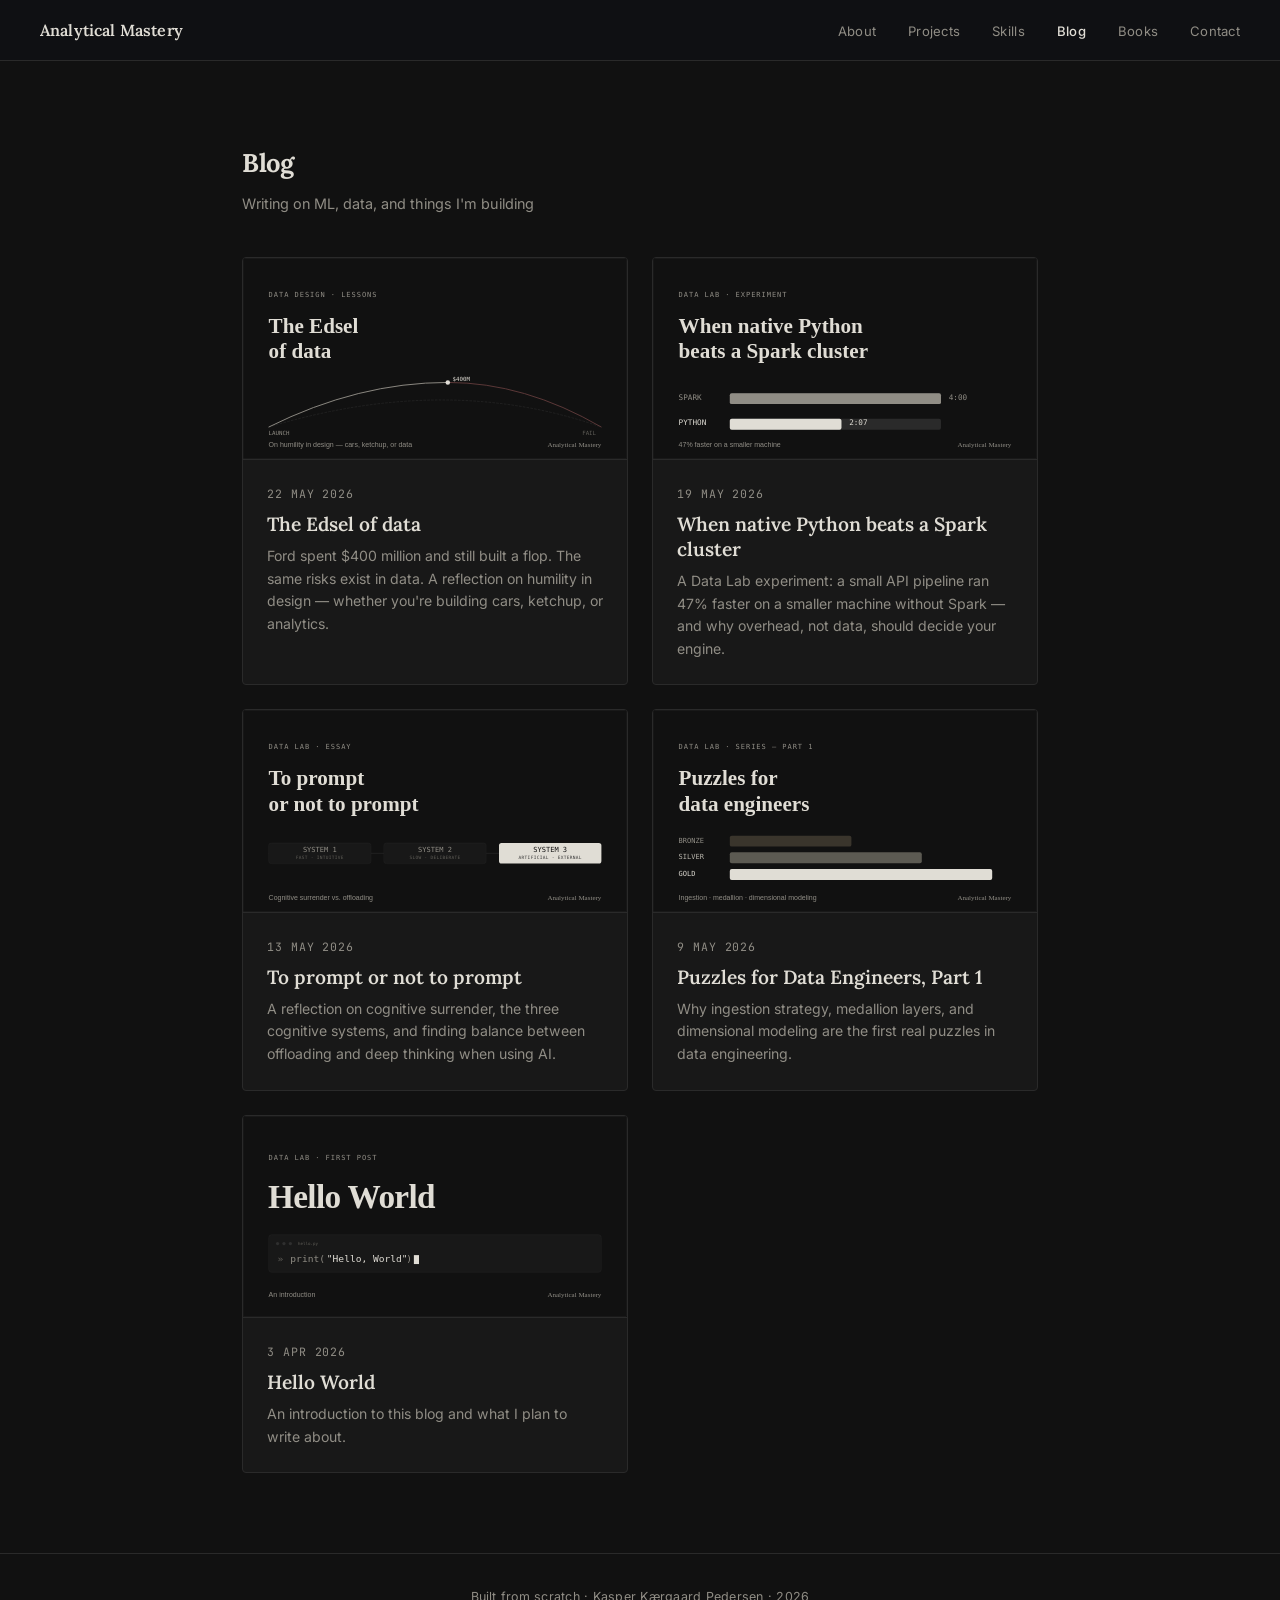
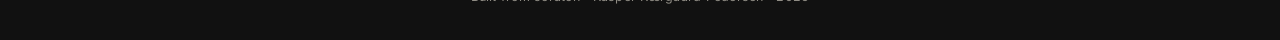
<file: blog/index.html>
<!DOCTYPE html>
<html lang="en">
<head>
  <meta charset="UTF-8" />
  <meta name="viewport" content="width=device-width, initial-scale=1.0" />
  <title>Blog &mdash; Kasper Kærgaard Pedersen</title>
  <link rel="stylesheet" href="../style.css" />
  <link rel="preconnect" href="https://fonts.googleapis.com" />
  <link rel="preconnect" href="https://fonts.gstatic.com" crossorigin />
  <link href="https://fonts.googleapis.com/css2?family=Inter:wght@300;400;500;600;700&family=JetBrains+Mono:wght@400;500&family=Lora:ital,wght@0,400;0,500;0,600;0,700;1,400;1,500&display=swap" rel="stylesheet" />
</head>
<body>
  <nav>
    <a href="../index.html" class="nav-name">Analytical Mastery</a>
    <ul>
      <li><a href="../index.html#about">About</a></li>
      <li><a href="../index.html#projects">Projects</a></li>
      <li><a href="../index.html#skills">Skills</a></li>
      <li><a href="index.html" class="active">Blog</a></li>
      <li><a href="../books/index.html">Books</a></li>
      <li><a href="../index.html#contact">Contact</a></li>
    </ul>
  </nav>

  <section id="blog-list">
    <div class="container">
      <h2 class="section-title">Blog</h2>
      <p class="section-sub">Writing on ML, data, and things I'm building</p>
      <div id="posts-container">
        <p class="loading">Loading posts&hellip;</p>
      </div>
    </div>
  </section>

  <footer>
    <div class="container">
      <p>Built from scratch &middot; Kasper Kærgaard Pedersen &middot; 2026</p>
    </div>
  </footer>

  <script>
    async function loadPosts() {
      const container = document.getElementById('posts-container');
      try {
        const res = await fetch('posts/index.json');
        const posts = await res.json();

        if (posts.length === 0) {
          container.innerHTML = '<p class="loading">No posts yet.</p>';
          return;
        }

        // Sort newest first
        posts.sort((a, b) => new Date(b.date) - new Date(a.date));

        container.innerHTML = posts.map((post) => `
          <a href="post.html?slug=${post.slug}" class="post-card">
            ${post.thumbnail ? `<div class="post-card-thumb"><img src="posts/${post.thumbnail}" alt="" loading="lazy" /></div>` : ''}
            <div class="post-card-body">
              <time>${formatDate(post.date)}</time>
              <h3>${post.title}</h3>
              <p>${post.description}</p>
            </div>
          </a>
        `).join('');
      } catch (e) {
        container.innerHTML = '<p class="loading">Failed to load posts.</p>';
      }
    }

    function formatDate(str) {
      return new Date(str).toLocaleDateString('en-GB', {
        year: 'numeric', month: 'short', day: 'numeric'
      });
    }

    loadPosts();
  </script>
</body>
</html>
</file>
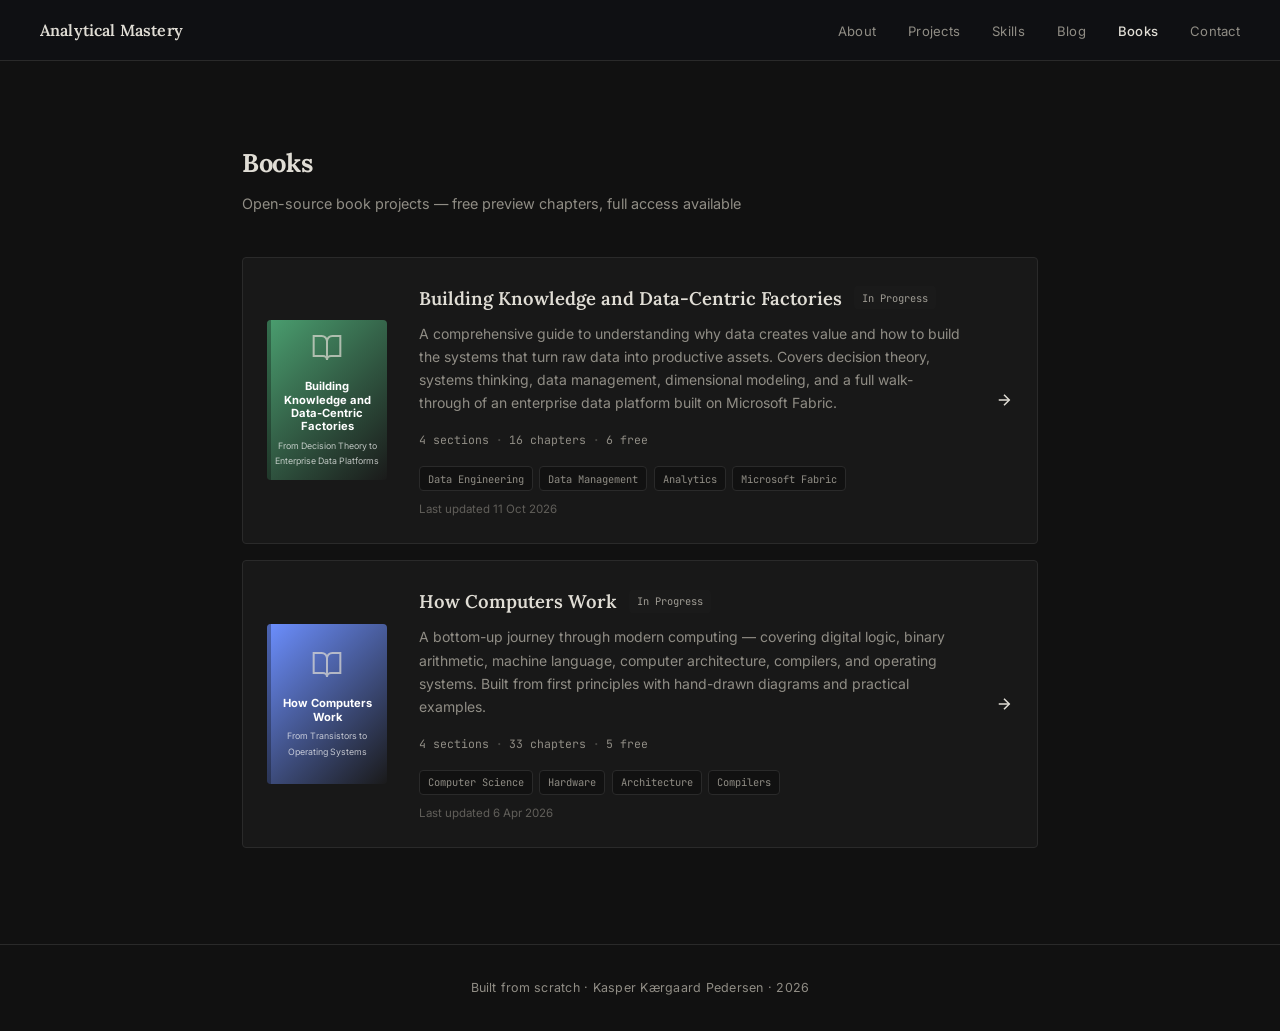
<file: books/index.html>
<!DOCTYPE html>
<html lang="en">
<head>
  <meta charset="UTF-8" />
  <meta name="viewport" content="width=device-width, initial-scale=1.0" />
  <title>Books &mdash; Kasper Kærgaard Pedersen</title>
  <link rel="stylesheet" href="../style.css" />
  <link rel="preconnect" href="https://fonts.googleapis.com" />
  <link rel="preconnect" href="https://fonts.gstatic.com" crossorigin />
  <link href="https://fonts.googleapis.com/css2?family=Inter:wght@300;400;500;600;700&family=JetBrains+Mono:wght@400;500&family=Lora:ital,wght@0,400;0,500;0,600;0,700;1,400;1,500&display=swap" rel="stylesheet" />
</head>
<body>
  <nav>
    <a href="../index.html" class="nav-name">Analytical Mastery</a>
    <ul>
      <li><a href="../index.html#about">About</a></li>
      <li><a href="../index.html#projects">Projects</a></li>
      <li><a href="../index.html#skills">Skills</a></li>
      <li><a href="../blog/index.html">Blog</a></li>
      <li><a href="index.html" class="active">Books</a></li>
      <li><a href="../index.html#contact">Contact</a></li>
    </ul>
  </nav>

  <section id="books-list">
    <div class="container">
      <h2 class="section-title">Books</h2>
      <p class="section-sub">Open-source book projects &mdash; free preview chapters, full access available</p>
      <div id="books-container">
        <p class="loading">Loading books&hellip;</p>
      </div>
    </div>
  </section>

  <footer>
    <div class="container">
      <p>Built from scratch &middot; Kasper Kærgaard Pedersen &middot; 2026</p>
    </div>
  </footer>

  <script>
    async function loadBooks() {
      const container = document.getElementById('books-container');
      try {
        const res = await fetch('books.json');
        const books = await res.json();

        if (books.length === 0) {
          container.innerHTML = '<p class="loading">No books yet.</p>';
          return;
        }

        container.innerHTML = books.map((book) => {
          const totalChapters = book.sections.reduce((sum, s) => sum + s.chapters.length, 0);
          const freeChapters = book.sections.reduce((sum, s) => sum + s.chapters.filter(c => c.free).length, 0);
          const sectionCount = book.sections.length;

          return `
            <a href="reader.html?book=${book.slug}" class="book-card">
              <div class="book-cover" style="--cover-accent: ${book.coverColor}">
                <div class="book-cover-inner">
                  <span class="book-cover-icon">
                    <svg width="32" height="32" viewBox="0 0 24 24" fill="none" stroke="currentColor" stroke-width="1.5">
                      <path d="M2 3h6a4 4 0 0 1 4 4v14a3 3 0 0 0-3-3H2z"/>
                      <path d="M22 3h-6a4 4 0 0 0-4 4v14a3 3 0 0 1 3-3h7z"/>
                    </svg>
                  </span>
                  <span class="book-cover-title">${book.title}</span>
                  <span class="book-cover-subtitle">${book.subtitle}</span>
                </div>
              </div>
              <div class="book-info">
                <div class="book-info-header">
                  <h3>${book.title}</h3>
                  <span class="book-status">${book.status}</span>
                </div>
                <p class="book-desc">${book.description}</p>
                <div class="book-meta-row">
                  <span class="book-meta-item">${sectionCount} sections</span>
                  <span class="book-meta-sep">&middot;</span>
                  <span class="book-meta-item">${totalChapters} chapters</span>
                  <span class="book-meta-sep">&middot;</span>
                  <span class="book-meta-item">${freeChapters} free</span>
                </div>
                <div class="book-tags">
                  ${book.tags.map(t => `<span>${t}</span>`).join('')}
                </div>
                <div class="book-updated">
                  Last updated ${new Date(book.lastUpdated).toLocaleDateString('en-GB', { year: 'numeric', month: 'short', day: 'numeric' })}
                </div>
              </div>
              <svg class="post-arrow" width="18" height="18" viewBox="0 0 24 24" fill="none" stroke="currentColor" stroke-width="2">
                <line x1="5" y1="12" x2="19" y2="12"/>
                <polyline points="12 5 19 12 12 19"/>
              </svg>
            </a>
          `;
        }).join('');

      } catch (e) {
        container.innerHTML = '<p class="loading">Failed to load books.</p>';
      }
    }

    loadBooks();
  </script>
</body>
</html>
</file>
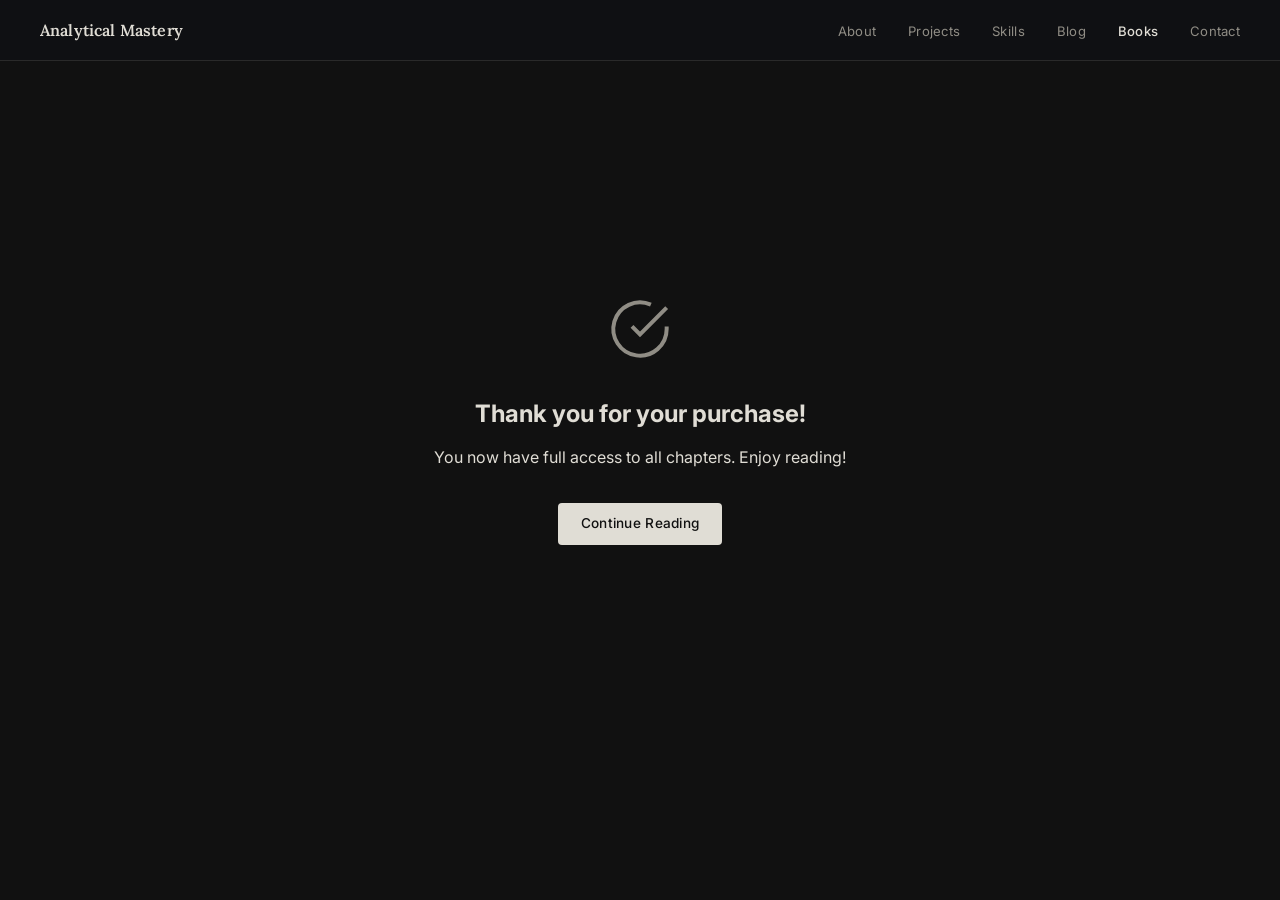
<file: books/success.html>
<!DOCTYPE html>
<html lang="en">
<head>
  <meta charset="UTF-8" />
  <meta name="viewport" content="width=device-width, initial-scale=1.0" />
  <title>Purchase Successful &mdash; Kasper Kærgaard Pedersen</title>
  <link rel="stylesheet" href="../style.css" />
  <link rel="preconnect" href="https://fonts.googleapis.com" />
  <link rel="preconnect" href="https://fonts.gstatic.com" crossorigin />
  <link href="https://fonts.googleapis.com/css2?family=Inter:wght@300;400;500;600;700&family=JetBrains+Mono:wght@400;500&family=Lora:ital,wght@0,400;0,500;0,600;0,700;1,400;1,500&display=swap" rel="stylesheet" />
</head>
<body>
  <nav>
    <a href="../index.html" class="nav-name">Analytical Mastery</a>
    <ul>
      <li><a href="../index.html#about">About</a></li>
      <li><a href="../index.html#projects">Projects</a></li>
      <li><a href="../index.html#skills">Skills</a></li>
      <li><a href="../blog/index.html">Blog</a></li>
      <li><a href="index.html" class="active">Books</a></li>
      <li><a href="../index.html#contact">Contact</a></li>
    </ul>
  </nav>

  <section class="section" style="min-height: 80vh; display: flex; align-items: center; justify-content: center;">
    <div style="text-align: center; max-width: 520px;">
      <svg width="64" height="64" viewBox="0 0 24 24" fill="none" stroke="var(--accent)" stroke-width="1.5" style="margin-bottom: 1.5rem;">
        <path d="M22 11.08V12a10 10 0 1 1-5.93-9.14"/>
        <polyline points="22 4 12 14.01 9 11.01"/>
      </svg>
      <h1 style="margin-bottom: 0.5rem;">Thank you for your purchase!</h1>
      <p class="text-secondary" style="margin-bottom: 2rem;" id="success-message">
        You now have full access to all chapters. Enjoy reading!
      </p>
      <a href="#" class="btn btn-primary" id="continue-btn">Continue Reading</a>
    </div>
  </section>

  <script>
    const params = new URLSearchParams(window.location.search);
    const bookSlug = params.get('book') || 'how-computers-work';

    // Grant full access
    localStorage.setItem(`book_access_${bookSlug}`, 'true');

    // Set continue link
    document.getElementById('continue-btn').href = `reader.html?book=${bookSlug}`;
  </script>
</body>
</html>
</file>
<file: style.css>
/* ── Reset & Base ─────────────────────────────────────────── */
*, *::before, *::after { box-sizing: border-box; margin: 0; padding: 0; }

:root {
  --bg:        #111111;
  --bg-card:   #181818;
  --bg-card-h: #1e1e1e;
  --border:    #2a2a2a;
  --text:      #e0ddd5;
  --text-muted:#908d85;
  --accent:    #908d85;
  --accent-dim:#2a2a2a;
  --tag-bg:    #1a1a1a;
  --tag-text:  #a09d95;
  --font:      'Inter', system-ui, sans-serif;
  --serif:     'Lora', 'Georgia', serif;
  --mono:      'JetBrains Mono', monospace;
  --radius:    4px;
  --max-w:     860px;
}

html { scroll-behavior: smooth; font-size: 16px; }

body {
  font-family: var(--font);
  background: var(--bg);
  color: var(--text);
  line-height: 1.75;
  -webkit-font-smoothing: antialiased;
}

a { color: inherit; text-decoration: none; }

/* ── Layout ───────────────────────────────────────────────── */
.container {
  max-width: var(--max-w);
  margin: 0 auto;
  padding: 0 2rem;
}

section {
  padding: 5rem 0;
}

section + section {
  border-top: 1px solid var(--border);
}

/* ── Nav ──────────────────────────────────────────────────── */
nav {
  position: sticky;
  top: 0;
  z-index: 100;
  display: flex;
  align-items: center;
  justify-content: space-between;
  padding: 1rem 2.5rem;
  background: rgba(16, 17, 20, 0.9);
  backdrop-filter: blur(12px);
  border-bottom: 1px solid var(--border);
}

.nav-name {
  font-family: var(--serif);
  font-size: 1rem;
  font-weight: 600;
  color: var(--text);
  letter-spacing: 0.01em;
}

nav ul {
  list-style: none;
  display: flex;
  gap: 2rem;
}

nav ul a {
  font-size: 0.82rem;
  color: var(--text-muted);
  transition: color 0.2s;
  font-weight: 400;
  letter-spacing: 0.02em;
}

nav ul a:hover { color: var(--text); }
nav ul a.active { color: var(--text); font-weight: 500; }

/* ── Hero ─────────────────────────────────────────────────── */
#about {
  padding-top: 8rem;
  padding-bottom: 6rem;
}

.hero {
  display: grid;
  grid-template-columns: minmax(0, 1fr) minmax(260px, 340px);
  align-items: center;
  gap: 3rem;
}

.hero-copy {
  max-width: 580px;
}

.hero-tag {
  font-family: var(--mono);
  font-size: 0.72rem;
  color: var(--text-muted);
  letter-spacing: 0.12em;
  text-transform: uppercase;
  margin-bottom: 1.25rem;
}

.hero h1 {
  font-family: var(--serif);
  font-size: clamp(2.2rem, 5.5vw, 3.2rem);
  font-weight: 700;
  line-height: 1.15;
  letter-spacing: -0.02em;
  margin-bottom: 1.5rem;
  color: var(--text);
}

.accent { color: var(--text-muted); }

.hero-desc {
  font-size: 1rem;
  color: var(--text-muted);
  max-width: 480px;
  margin-bottom: 1.15rem;
  line-height: 1.8;
}

.hero-note {
  font-size: 0.92rem;
  color: var(--text);
  margin-bottom: 2rem;
}

.hero-actions {
  display: flex;
  align-items: center;
  gap: 1rem;
  flex-wrap: wrap;
}

.hero-link {
  color: var(--text-muted);
  font-size: 0.85rem;
  font-weight: 500;
  letter-spacing: 0.02em;
  transition: color 0.2s;
}

.hero-link:hover {
  color: var(--text);
}

.hero-facts {
  display: flex;
  flex-wrap: wrap;
  gap: 0.6rem;
  margin-top: 1.5rem;
}

.hero-facts span {
  font-family: var(--mono);
  font-size: 0.68rem;
  color: var(--tag-text);
  background: var(--tag-bg);
  border: 1px solid var(--border);
  border-radius: 999px;
  padding: 0.38rem 0.7rem;
  letter-spacing: 0.03em;
}

.hero-portrait {
  position: relative;
  margin: 0;
  width: min(100%, 340px);
  justify-self: end;
}

.hero-portrait::before {
  content: '';
  position: absolute;
  inset: 1rem -1rem -1rem 1rem;
  border: 1px solid var(--border);
  border-radius: 16px;
  background: linear-gradient(180deg, rgba(255, 255, 255, 0.03), rgba(255, 255, 255, 0));
}

.hero-portrait img {
  position: relative;
  display: block;
  width: 100%;
  height: auto;
  border-radius: 16px;
  border: 1px solid var(--border);
  background: var(--bg-card);
  box-shadow: 0 24px 60px rgba(0, 0, 0, 0.28);
}

/* ── Hiring Snapshot ─────────────────────────────────────── */
.snapshot-grid {
  display: grid;
  grid-template-columns: repeat(3, minmax(0, 1fr));
  gap: 1rem;
}

.snapshot-card {
  background: var(--bg-card);
  border: 1px solid var(--border);
  border-radius: 14px;
  padding: 1.4rem;
}

.snapshot-card h3 {
  font-family: var(--serif);
  font-size: 1rem;
  font-weight: 600;
  margin-bottom: 0.55rem;
  color: var(--text);
}

.snapshot-card p {
  font-size: 0.9rem;
  color: var(--text-muted);
  line-height: 1.7;
}

/* ── Buttons ──────────────────────────────────────────────── */
.btn {
  display: inline-block;
  padding: 0.6rem 1.4rem;
  border-radius: var(--radius);
  font-size: 0.85rem;
  font-weight: 500;
  transition: all 0.2s;
  letter-spacing: 0.02em;
}

.btn-primary {
  background: var(--text);
  color: var(--bg);
}

.btn-primary:hover {
  background: #ccc9c1;
  transform: translateY(-1px);
}

.btn-secondary {
  background: transparent;
  color: var(--text-muted);
  border: 1px solid var(--border);
}

.btn-secondary:hover {
  border-color: var(--text-muted);
  color: var(--text);
}

/* ── Section Headings ─────────────────────────────────────── */
.section-title {
  font-family: var(--serif);
  font-size: 1.6rem;
  font-weight: 700;
  letter-spacing: -0.01em;
  margin-bottom: 0.35rem;
}

.section-sub {
  color: var(--text-muted);
  font-size: 0.9rem;
  margin-bottom: 2.5rem;
}

/* ── Approach (How I work) ───────────────────────────────── */
.approach-prose {
  max-width: 640px;
}

.approach-prose p {
  font-size: 1rem;
  color: var(--text-muted);
  line-height: 1.85;
  margin-bottom: 1.5rem;
}

.approach-prose a {
  color: var(--text);
  text-decoration: underline;
  text-underline-offset: 3px;
  text-decoration-color: var(--accent-dim);
  transition: text-decoration-color 0.2s;
}

.approach-prose a:hover {
  text-decoration-color: var(--text-muted);
}

.approach-close {
  font-family: var(--serif);
  font-style: italic;
  color: var(--text) !important;
  border-left: 2px solid var(--border);
  padding-left: 1.25rem;
  margin-top: 2rem !important;
}

/* ── Project Cards ────────────────────────────────────────── */
.projects-grid {
  display: grid;
  grid-template-columns: 1fr;
  gap: 1rem;
}

.card {
  background: var(--bg-card);
  border: 1px solid var(--border);
  border-radius: var(--radius);
  padding: 1.5rem;
  transition: border-color 0.2s, background 0.2s;
}

.card:hover {
  border-color: var(--accent-dim);
  background: var(--bg-card-h);
}

.card-header {
  display: flex;
  align-items: center;
  justify-content: space-between;
  margin-bottom: 0.85rem;
}

.card-tag {
  font-family: var(--mono);
  font-size: 0.7rem;
  color: var(--tag-text);
  background: var(--tag-bg);
  padding: 0.2rem 0.6rem;
  border-radius: 4px;
  letter-spacing: 0.04em;
  font-weight: 500;
}

.card-links {
  display: flex;
  gap: 0.6rem;
}

.card-links a {
  color: var(--text-muted);
  transition: color 0.2s;
  display: flex;
  align-items: center;
}

.card-links a:hover { color: var(--text); }

.card h3 {
  font-family: var(--serif);
  font-size: 1.05rem;
  font-weight: 600;
  margin-bottom: 0.5rem;
  letter-spacing: -0.01em;
}

.card p {
  font-size: 0.875rem;
  color: var(--text-muted);
  line-height: 1.65;
  margin-bottom: 1.25rem;
}

.card-tech {
  display: flex;
  flex-wrap: wrap;
  gap: 0.4rem;
}

.card-tech span {
  font-family: var(--mono);
  font-size: 0.7rem;
  color: var(--text-muted);
  background: var(--bg);
  border: 1px solid var(--border);
  padding: 0.2rem 0.55rem;
  border-radius: 4px;
}

/* ── Skills ───────────────────────────────────────────────── */
.skills-grid {
  display: grid;
  grid-template-columns: repeat(auto-fill, minmax(160px, 1fr));
  gap: 1.25rem;
}

.skill-group {
  background: var(--bg-card);
  border: 1px solid var(--border);
  border-radius: var(--radius);
  padding: 1.25rem;
}

.skill-group h4 {
  font-family: var(--serif);
  font-size: 0.82rem;
  color: var(--text);
  letter-spacing: 0.01em;
  margin-bottom: 0.85rem;
  font-weight: 600;
}

.skill-group ul {
  list-style: none;
  display: flex;
  flex-direction: column;
  gap: 0.5rem;
}

.skill-group li {
  font-size: 0.9rem;
  color: var(--text-muted);
  display: flex;
  align-items: center;
  gap: 0.5rem;
}

.skill-group li::before {
  content: '';
  display: inline-block;
  width: 4px;
  height: 4px;
  background: var(--text-muted);
  border-radius: 50%;
  flex-shrink: 0;
  opacity: 0.5;
}

/* ── Contact ──────────────────────────────────────────────── */
.contact-links {
  display: flex;
  gap: 1.25rem;
  flex-wrap: wrap;
}

.contact-item {
  display: flex;
  align-items: center;
  gap: 0.5rem;
  padding: 0.75rem 1.4rem;
  background: var(--bg-card);
  border: 1px solid var(--border);
  border-radius: var(--radius);
  font-size: 0.9rem;
  color: var(--text-muted);
  font-weight: 500;
  transition: all 0.2s;
}

.contact-item:hover {
  border-color: var(--text-muted);
  color: var(--text);
}

.contact-note {
  max-width: 620px;
  margin: -1rem 0 1.5rem;
  color: var(--text-muted);
  font-size: 0.95rem;
}

/* ── Footer ───────────────────────────────────────────────── */
footer {
  border-top: 1px solid var(--border);
  padding: 2rem 0;
  text-align: center;
}

footer p {
  font-size: 0.78rem;
  color: var(--text-muted);
  font-family: var(--font);
  letter-spacing: 0.02em;
}

/* ── Blog List ────────────────────────────────────────────── */
.loading {
  color: var(--text-muted);
  font-size: 0.9rem;
}

#posts-container {
  display: grid;
  grid-template-columns: repeat(2, 1fr);
  gap: 1.5rem;
}

.post-card {
  display: flex;
  flex-direction: column;
  background: var(--bg-card);
  border: 1px solid var(--border);
  border-radius: var(--radius);
  overflow: hidden;
  color: var(--text);
  transition: border-color 0.2s, background 0.2s, transform 0.2s;
}

.post-card:hover {
  border-color: var(--text-muted);
  background: var(--bg-card-h);
  transform: translateY(-3px);
}

.post-card-thumb {
  aspect-ratio: 1200 / 630;
  background: var(--bg);
  border-bottom: 1px solid var(--border);
}

.post-card-thumb img {
  display: block;
  width: 100%;
  height: 100%;
  object-fit: cover;
}

.post-card-body {
  display: flex;
  flex-direction: column;
  gap: 0.5rem;
  padding: 1.5rem;
  flex: 1;
}

.post-card-body time {
  font-family: var(--mono);
  font-size: 0.72rem;
  letter-spacing: 0.08em;
  text-transform: uppercase;
  color: var(--text-muted);
}

.post-card-body h3 {
  font-family: var(--serif);
  font-size: 1.2rem;
  font-weight: 600;
  line-height: 1.3;
}

.post-card-body p {
  font-size: 0.88rem;
  color: var(--text-muted);
  line-height: 1.6;
}

@media (max-width: 720px) {
  #posts-container { grid-template-columns: 1fr; }
}

/* ── Blog Post ────────────────────────────────────────────── */
.post-back-wrap {
  padding: 2.5rem 0 0;
}

.post-back {
  display: inline-flex;
  align-items: center;
  gap: 0.4rem;
  font-size: 0.85rem;
  color: var(--text-muted);
  font-weight: 500;
  transition: color 0.2s;
}

.post-back:hover { color: var(--text); }

.post-date {
  display: block;
  font-family: var(--mono);
  font-size: 0.78rem;
  color: var(--text-muted);
  margin: 1.5rem 0 0.25rem;
}

.prose {
  max-width: 640px;
  padding: 0 0 6rem;
}

.prose h1 {
  font-family: var(--serif);
  font-size: 1.9rem;
  font-weight: 700;
  letter-spacing: -0.02em;
  line-height: 1.25;
  margin: 0.5rem 0 1.5rem;
}

.prose h2 {
  font-family: var(--serif);
  font-size: 1.25rem;
  font-weight: 600;
  margin: 2.5rem 0 0.75rem;
  letter-spacing: -0.01em;
}

.prose h3 {
  font-family: var(--serif);
  font-size: 1.05rem;
  font-weight: 600;
  margin: 2rem 0 0.5rem;
}

.prose p {
  color: var(--text-muted);
  margin-bottom: 1.25rem;
  line-height: 1.8;
}

.prose a { color: var(--text); text-decoration: underline; text-underline-offset: 2px; }

.prose ul, .prose ol {
  color: var(--text-muted);
  padding-left: 1.4rem;
  margin-bottom: 1.25rem;
}

.prose li { margin-bottom: 0.4rem; line-height: 1.75; }

.prose pre {
  background: #0d1117;
  border: 1px solid var(--border);
  border-radius: var(--radius);
  padding: 1.25rem 1.5rem;
  overflow-x: auto;
  margin: 1.5rem 0;
}

.prose code {
  font-family: var(--mono);
  font-size: 0.85em;
}

.prose p code, .prose li code {
  background: var(--bg-card);
  border: 1px solid var(--border);
  padding: 0.1em 0.4em;
  border-radius: 4px;
  color: var(--text);
}

.prose blockquote {
  border-left: 2px solid var(--border);
  padding-left: 1.25rem;
  margin: 1.75rem 0;
  color: var(--text-muted);
  font-family: var(--serif);
  font-style: italic;
  line-height: 1.85;
}

.prose table {
  width: 100%;
  border-collapse: collapse;
  margin: 1.5rem 0;
  font-size: 0.9rem;
}

.prose th, .prose td {
  padding: 0.6rem 1rem;
  border: 1px solid var(--border);
  text-align: left;
}

.prose th {
  background: var(--bg-card);
  font-weight: 600;
  color: var(--text);
}

.prose td { color: var(--text-muted); }

.prose hr {
  border: none;
  border-top: 1px solid var(--border);
  margin: 2.5rem 0;
}

/* ── Book Cards (landing page) ─────────────────────────────── */
.book-card {
  display: flex;
  align-items: center;
  gap: 2rem;
  padding: 1.5rem;
  background: var(--bg-card);
  border: 1px solid var(--border);
  border-radius: var(--radius);
  margin-bottom: 1rem;
  transition: border-color 0.2s, background 0.2s;
  color: var(--text);
}

.book-card:hover {
  border-color: var(--text-muted);
  background: var(--bg-card-h);
}

.book-cover {
  flex-shrink: 0;
  width: 120px;
  height: 160px;
  border-radius: var(--radius);
  background: linear-gradient(135deg, var(--cover-accent, #333) 0%, #1a1a1a 100%);
  display: flex;
  align-items: center;
  justify-content: center;
  position: relative;
  overflow: hidden;
}

.book-cover::before {
  content: '';
  position: absolute;
  left: 0;
  top: 0;
  width: 4px;
  height: 100%;
  background: rgba(0,0,0,0.3);
}

.book-cover-inner {
  text-align: center;
  padding: 1rem 0.5rem;
}

.book-cover-icon {
  display: block;
  margin-bottom: 0.5rem;
  opacity: 0.7;
}

.book-cover-title {
  display: block;
  font-size: 0.7rem;
  font-weight: 700;
  line-height: 1.2;
  color: #fff;
}

.book-cover-subtitle {
  display: block;
  font-size: 0.55rem;
  color: rgba(255,255,255,0.7);
  margin-top: 0.25rem;
}

.book-info {
  flex: 1;
  min-width: 0;
}

.book-info-header {
  display: flex;
  align-items: center;
  gap: 0.75rem;
  margin-bottom: 0.5rem;
}

.book-info-header h3 {
  font-family: var(--serif);
  font-size: 1.15rem;
  font-weight: 600;
}

.book-status {
  font-family: var(--mono);
  font-size: 0.65rem;
  color: var(--tag-text);
  background: var(--tag-bg);
  padding: 0.15rem 0.5rem;
  border-radius: 4px;
  white-space: nowrap;
}

.book-desc {
  font-size: 0.875rem;
  color: var(--text-muted);
  line-height: 1.65;
  margin-bottom: 0.75rem;
}

.book-meta-row {
  display: flex;
  align-items: center;
  gap: 0.5rem;
  margin-bottom: 0.75rem;
}

.book-meta-item {
  font-family: var(--mono);
  font-size: 0.72rem;
  color: var(--text-muted);
}

.book-meta-sep {
  color: var(--text-muted);
  opacity: 0.4;
}

.book-tags {
  display: flex;
  flex-wrap: wrap;
  gap: 0.4rem;
  margin-bottom: 0.5rem;
}

.book-tags span {
  font-family: var(--mono);
  font-size: 0.65rem;
  color: var(--text-muted);
  background: var(--bg);
  border: 1px solid var(--border);
  padding: 0.15rem 0.5rem;
  border-radius: 4px;
}

.book-updated {
  font-size: 0.72rem;
  color: var(--text-muted);
  opacity: 0.6;
}

/* ── Book Reader Layout ───────────────────────────────────── */
.reader-layout {
  display: flex;
  min-height: calc(100vh - 56px);
}

.reader-sidebar {
  width: 300px;
  flex-shrink: 0;
  background: var(--bg-card);
  border-right: 1px solid var(--border);
  padding: 1.5rem 0;
  overflow-y: auto;
  position: sticky;
  top: 56px;
  height: calc(100vh - 56px);
}

.sidebar-header {
  padding: 0 1.25rem 1rem;
  border-bottom: 1px solid var(--border);
  margin-bottom: 1rem;
}

.sidebar-back {
  display: inline-flex;
  align-items: center;
  gap: 0.35rem;
  font-size: 0.78rem;
  color: var(--text-muted);
  font-weight: 500;
  margin-bottom: 0.75rem;
  transition: color 0.2s;
}

.sidebar-back:hover { color: var(--text); }

.sidebar-title {
  font-family: var(--serif);
  font-size: 1rem;
  font-weight: 700;
  color: var(--text);
  line-height: 1.3;
}

.sidebar-toc {
  padding: 0 0.75rem;
}

.toc-section {
  margin-bottom: 1.25rem;
}

.toc-section-title {
  font-family: var(--serif);
  font-size: 0.72rem;
  text-transform: uppercase;
  letter-spacing: 0.06em;
  color: var(--text);
  padding: 0 0.5rem;
  margin-bottom: 0.5rem;
  font-weight: 600;
}

.toc-chapters {
  list-style: none;
}

.toc-link {
  display: flex;
  align-items: center;
  justify-content: space-between;
  padding: 0.4rem 0.5rem;
  border-radius: 6px;
  font-size: 0.82rem;
  color: var(--text-muted);
  transition: all 0.15s;
  gap: 0.5rem;
}

.toc-link:hover {
  background: var(--bg-card-h);
  color: var(--text);
}

.toc-active {
  background: var(--bg-card-h) !important;
  color: var(--text) !important;
  font-weight: 600;
}

.toc-chapter-title {
  flex: 1;
  min-width: 0;
  overflow: hidden;
  text-overflow: ellipsis;
  white-space: nowrap;
}

.toc-lock {
  flex-shrink: 0;
  opacity: 0.4;
}

.sidebar-toggle {
  display: none;
  position: fixed;
  bottom: 1.5rem;
  left: 1.5rem;
  z-index: 200;
  background: var(--accent);
  color: #fff;
  border: none;
  border-radius: 50%;
  width: 48px;
  height: 48px;
  cursor: pointer;
  align-items: center;
  justify-content: center;
  box-shadow: 0 4px 12px rgba(0,0,0,0.4);
}

/* Reader main content */
.reader-content {
  flex: 1;
  min-width: 0;
  padding: 2.5rem 3rem 4rem;
  max-width: 800px;
}

.reader-content .prose {
  max-width: 100%;
}

.reader-content .prose img {
  max-width: 100%;
  border-radius: var(--radius);
  border: 1px solid var(--border);
  margin: 1.5rem 0;
}

.prose .obsidian-embed {
  margin: 1.5rem 0;
  padding: 1rem 1.1rem;
  border: 1px dashed var(--border);
  border-radius: var(--radius);
  background: var(--bg-card);
}

.prose .obsidian-embed img {
  margin: 0 0 0.75rem;
}

.prose .obsidian-embed-label {
  display: inline-block;
  margin-bottom: 0.75rem;
  font-family: var(--mono);
  font-size: 0.65rem;
  text-transform: uppercase;
  letter-spacing: 0.05em;
  color: var(--text-muted);
}

.prose .obsidian-embed figcaption {
  color: var(--text-muted);
  font-size: 0.85rem;
  line-height: 1.6;
}

.prose .obsidian-embed.is-missing {
  border-style: solid;
}

/* Locked chapter overlay */
.chapter-locked {
  display: flex;
  align-items: center;
  justify-content: center;
  min-height: 50vh;
  padding: 2rem;
}

.locked-inner {
  text-align: center;
  max-width: 400px;
}

.locked-inner svg {
  color: var(--text-muted);
  margin-bottom: 1.5rem;
  opacity: 0.5;
}

.locked-inner h3 {
  font-family: var(--serif);
  font-size: 1.2rem;
  font-weight: 600;
  margin-bottom: 0.75rem;
}

.locked-inner p {
  font-size: 0.9rem;
  color: var(--text-muted);
  line-height: 1.7;
  margin-bottom: 1.5rem;
}

.locked-inner .btn {
  margin-bottom: 1rem;
}

.locked-note {
  font-family: var(--mono);
  font-size: 0.7rem;
  color: var(--text-muted);
  opacity: 0.6;
}

/* Chapter navigation */
.chapter-nav {
  display: flex;
  justify-content: space-between;
  gap: 1rem;
  padding: 2rem 0;
  border-top: 1px solid var(--border);
  margin-top: 3rem;
}

.chapter-nav-btn {
  display: inline-flex;
  align-items: center;
  gap: 0.5rem;
  font-size: 0.85rem;
  color: var(--text-muted);
  font-weight: 500;
  padding: 0.6rem 1rem;
  background: var(--bg-card);
  border: 1px solid var(--border);
  border-radius: var(--radius);
  transition: all 0.2s;
  max-width: 45%;
}

.chapter-nav-btn span {
  overflow: hidden;
  text-overflow: ellipsis;
  white-space: nowrap;
}

.chapter-nav-btn:hover {
  border-color: var(--text-muted);
  color: var(--text);
}

/* Book intro page */
.book-intro {
  padding: 3rem 0;
}

.book-intro h1 {
  font-family: var(--serif);
  font-size: 2rem;
  font-weight: 700;
  letter-spacing: -0.02em;
  margin-bottom: 0.25rem;
}

.book-intro-subtitle {
  font-size: 1.1rem;
  color: var(--text-muted);
  margin-bottom: 1rem;
}

.book-intro-meta {
  display: flex;
  align-items: center;
  gap: 0.5rem;
  flex-wrap: wrap;
  font-family: var(--mono);
  font-size: 0.75rem;
  color: var(--text-muted);
  margin-bottom: 1.5rem;
}

.book-intro-desc {
  font-size: 1rem;
  color: var(--text-muted);
  line-height: 1.75;
  max-width: 600px;
  margin-bottom: 2rem;
}

.book-intro-cta {
  margin-bottom: 3rem;
}

.book-intro-sections h2 {
  font-family: var(--serif);
  font-size: 1.3rem;
  font-weight: 600;
  margin-bottom: 1.5rem;
}

.intro-toc-section {
  margin-bottom: 2rem;
}

.intro-toc-section h3 {
  font-family: var(--serif);
  font-size: 0.8rem;
  text-transform: uppercase;
  letter-spacing: 0.06em;
  color: var(--text);
  margin-bottom: 0.75rem;
  font-weight: 600;
}

.intro-toc-section ol {
  list-style: none;
  counter-reset: toc-counter;
}

.intro-toc-section li {
  counter-increment: toc-counter;
}

.intro-toc-section li a {
  display: flex;
  align-items: center;
  justify-content: space-between;
  padding: 0.5rem 0.75rem;
  border-radius: 6px;
  font-size: 0.9rem;
  color: var(--text-muted);
  transition: all 0.15s;
}

.intro-toc-section li a:hover {
  background: var(--bg-card);
  color: var(--text);
}

.intro-toc-free {
  font-family: var(--mono);
  font-size: 0.6rem;
  color: var(--text-muted);
  background: var(--bg-card);
  padding: 0.1rem 0.4rem;
  border-radius: 3px;
}

.intro-toc-lock {
  font-family: var(--mono);
  font-size: 0.6rem;
  color: var(--text-muted);
  opacity: 0.5;
}

/* ── Responsive ───────────────────────────────────────────── */
@media (max-width: 640px) {
  nav { padding: 1rem 1.25rem; }
  nav ul { gap: 1.2rem; }
  .container { padding: 0 1.25rem; }
  section { padding: 4rem 0; }
  #about { padding-top: 4.5rem; }
  .hero {
    grid-template-columns: 1fr;
    gap: 2rem;
  }
  .hero-portrait {
    justify-self: start;
    width: min(100%, 300px);
  }
  .hero-portrait::before {
    inset: 0.75rem -0.75rem -0.75rem 0.75rem;
  }
  .hero-actions {
    align-items: flex-start;
  }
  .snapshot-grid {
    grid-template-columns: 1fr;
  }
  .projects-grid { grid-template-columns: 1fr; }
  .skills-grid { grid-template-columns: 1fr 1fr; }
  .contact-links { flex-direction: column; }

  /* Book card responsive */
  .book-card {
    flex-direction: column;
    align-items: flex-start;
    gap: 1.25rem;
  }

  .book-cover {
    width: 100%;
    height: 120px;
  }

  /* Reader responsive */
  .reader-sidebar {
    position: fixed;
    left: -320px;
    top: 56px;
    z-index: 150;
    width: 300px;
    transition: left 0.3s;
    box-shadow: 4px 0 20px rgba(0,0,0,0.5);
  }

  .reader-sidebar.sidebar-open {
    left: 0;
  }

  .sidebar-toggle {
    display: flex;
  }

  .reader-content {
    padding: 1.5rem 1.25rem 3rem;
  }

  .chapter-nav {
    flex-direction: column;
  }

  .chapter-nav-btn {
    max-width: 100%;
  }
}
</file>
